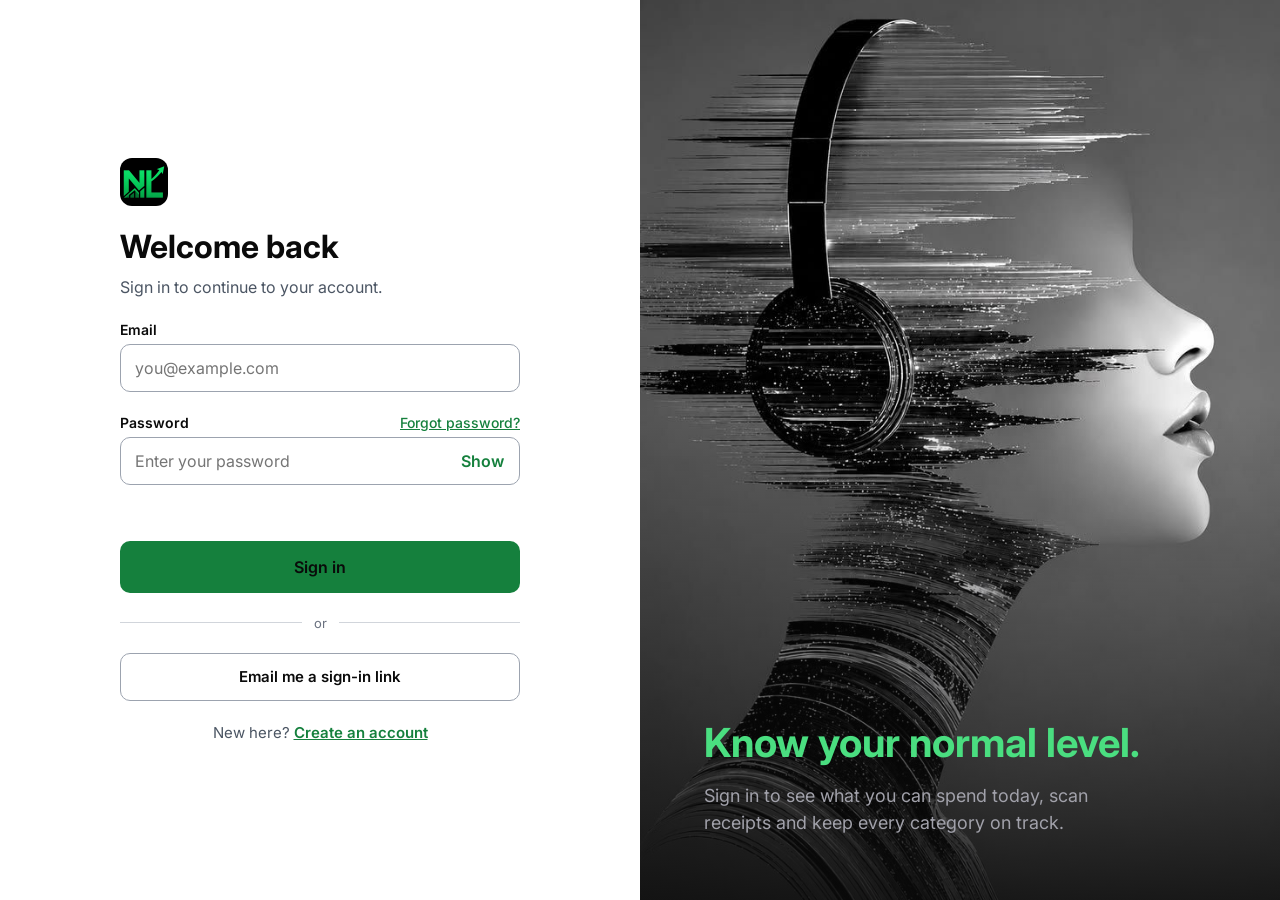
<file: index.html>
<!doctype html>
<html lang="en"><head><meta charset="utf-8"><meta name="viewport" content="width=device-width, initial-scale=1"><link rel="icon" type="image/png" sizes="64x64" href="favicon-64.png"><link rel="apple-touch-icon" href="apple-touch-icon.png"><link rel="manifest" href="manifest.webmanifest"><meta name="theme-color" content="#0A0A0A"><link rel="stylesheet" href="https://fonts.googleapis.com/css2?family=Inter:wght@400;500;600;700&display=swap"><link rel="stylesheet" href="style.css"><script>
window.addEventListener('error',function(e){
 var t=e.target;if(t&&t.src&&t.src.indexOf('/vendor/')>-1)return;
 var m=(t&&t.src)?'Could not load '+t.src.split('/').slice(-2).join('/'):(e.message||'Unknown error');
 var d=document.createElement('div');d.style.cssText='padding:16px;margin:16px;border:2px solid #B91C1C;border-radius:12px;background:#FEF2F2;color:#7F1D1D;font:15px system-ui,sans-serif;position:relative;z-index:99';
 d.textContent='Something went wrong: '+m+'. Check your internet connection and that every file from the zip was uploaded to the same folder.';
 (document.body||document.documentElement).prepend(d);
},true);
</script><title>NL – Normal Level</title></head>
<body>
<div class="app" id="app"><div class="main"><p class="sm">Loading your budget…</p></div></div>
<dialog id="dlg"></dialog><div id="toast"></div>
<script src="vendor/supabase.js"></script><script>window.supabase||document.write('<script src="https://cdn.jsdelivr.net/npm/@supabase/supabase-js@2.45.4/dist/umd/supabase.js"><\/script>')</script><script src="common.js"></script>
<script>
let user=null,cats=[],budgets=[],expenses=[],incomes=[],debts=[],goals=[];
let month=new Date();month.setDate(1);month.setHours(0,0,0,0);
async function load(){
 const from=ymd(month),to=ymd(new Date(month.getFullYear(),month.getMonth()+1,1));
 const r=await Promise.all([
  sb.from('categories').select('*').order('sort_order'),
  sb.from('budgets').select('*').eq('month',from),
  sb.from('expenses').select('*').gte('spent_on',from).lt('spent_on',to).order('spent_on',{ascending:false}).order('created_at',{ascending:false}),
  sb.from('incomes').select('*').gte('received_on',from).lt('received_on',to),
  sb.from('debts').select('*').order('created_at'),
  sb.from('savings_goals').select('*').order('created_at')]);
 const bad=r.find(x=>x.error);if(bad)toast(bad.error.message);
 [cats,budgets,expenses,incomes,debts,goals]=r.map(x=>x.data||[]);
}
const pctOf=(a,b)=>b>0?Math.min(100,Math.round(a/b*100)):0;
function render(){
 const income=sum(incomes);
 const now=new Date(),dim=new Date(month.getFullYear(),month.getMonth()+1,0).getDate();
 const cur=now.getFullYear()===month.getFullYear()&&now.getMonth()===month.getMonth();
 const days=cur?dim-now.getDate()+1:0;
 const budOf=id=>Number(budgets.find(b=>b.category_id===id)?.amount||0);
 const spentOf=id=>sum(expenses.filter(x=>x.category_id===id));
 const live=cats.filter(c=>c.kind==='expense'&&c.name!=='House rent');
 const liveBud=live.reduce((s,c)=>s+budOf(c.id),0),liveSpent=live.reduce((s,c)=>s+spentOf(c.id),0),left=liveBud-liveSpent;
 const planned=cats.reduce((s,c)=>s+budOf(c.id),0),unplanned=income-planned;
 const label=month.toLocaleString('en',{month:'long',year:'numeric'});
 const sub=label+(cur?' · day '+now.getDate()+' of '+dim:'');
 const heroLine=!liveBud?'Set budgets for your everyday categories to see what you can live on.':left<0?'You are '+money(-left)+' over your everyday budget':(days&&left>0?'about '+money(Math.round(left/days))+' a day for '+days+' more day'+(days===1?'':'s'):'left for everyday spending');
 const cards=cats.map(c=>{
  const s=spentOf(c.id),bud=budOf(c.id),st=catStatus(c,s,bud,days);
  return `<article class="cat"><div class="t"><span class="ic">${icon(c.name)}</span><h3>${esc(c.name)}</h3><span class="pill ${st.cls}">${st.pill}</span></div>
  <div class="amt"><b>${money(s)}</b><span>${bud?'of '+money(bud):''}</span></div>
  <div class="track"><i style="width:${st.pct}%;background:${st.bar}"></i></div>
  <div class="foot"><span>${esc(st.foot)}</span><button class="link" onclick="editBudget('${c.id}')">${bud?'Edit':'Set'} budget</button></div></article>`}).join('');
 const debtLi=debts.map(d=>{const left=Math.max(0,d.total_amount-d.paid_amount),p=pctOf(d.paid_amount,d.total_amount);
  return `<li><div class="row" style="font-size:14px"><b>${esc(d.name)}</b><span style="color:#4B5563">${money(left)} left of ${money(d.total_amount)}</span></div><div class="track"><i style="width:${p}%;background:#22C55E"></i></div>
  <div class="row"><span class="sm">${p}% paid off${d.monthly_payment?' · '+money(d.monthly_payment)+' a month':''}</span><span><button class="link" onclick="editDebt('${d.id}')">Edit</button> <button class="link" style="color:#B91C1C" onclick="removeRow('debts','${d.id}')">Remove</button></span></div></li>`}).join('');
 const goalLi=goals.map(g=>{const p=pctOf(g.saved_amount,g.target_amount);
  return `<li><div class="row" style="font-size:14px"><b>${esc(g.name)}</b><span style="color:#4B5563">${money(g.saved_amount)} of ${money(g.target_amount)}</span></div><div class="track"><i style="width:${p}%;background:#22C55E"></i></div>
  <div class="row"><span class="sm">${p}% saved</span><span><button class="link" onclick="editGoal('${g.id}')">Edit</button> <button class="link" style="color:#B91C1C" onclick="removeRow('savings_goals','${g.id}')">Remove</button></span></div></li>`}).join('');
 const act=expenses.slice(0,20).map(x=>`<div class="it"><div><b>${esc(x.description||'Expense')}</b><div class="sm">${esc(cats.find(c=>c.id===x.category_id)?.name||'')} · ${esc(x.spent_on)}${x.source==='receipt'?' · receipt':''}</div></div><b>${money(x.amount)}</b></div>`).join('');
 const nav=[['top','Overview','home'],['spending','Spending','cart'],['budgets','Budgets','bag'],['debts','Debts','card'],['savings','Savings','coin']];
 $('#app').innerHTML=`<aside class="side"><div class="brand"><img src="icon-192.png" alt="NL" width="40" height="40">Normal Level</div>
 <nav class="nav" aria-label="Main">${nav.map((n,i)=>`<a href="#${n[0]}" class="${i===0?'on':''}" data-n="${i}">${icon(n[2])}${n[1]}</a>`).join('')}</nav>
 <nav class="nav foot"><a href="scan.html">${icon('scan')}Scan receipt</a><button onclick="signOut()">${icon('out')}Sign out</button></nav></aside>
 <main class="main" id="top"><header class="head"><div><h1>Monthly plan</h1><p style="margin-top:4px;font-size:15px;color:#4B5563">${esc(sub)}</p></div>
  <div class="acts"><div class="mnav"><button aria-label="Previous month" onclick="shift(-1)">‹</button><button onclick="goNow()">This month</button><button aria-label="Next month" onclick="shift(1)">›</button></div><button class="btn" onclick="addExpense()">+ Add expense</button><button class="btn ghost" onclick="addIncome()">+ Income</button></div></header>
 <section class="sum" aria-label="Summary"><div class="hero"><span class="k">Left to live on this month</span>
  <div style="display:flex;align-items:baseline;gap:12px;flex-wrap:wrap"><span class="big">${liveBud?money(left):'–'}</span><span style="font-size:16px;color:#D4D4D8">${esc(heroLine)}</span></div>
  <div class="bar"><i style="width:${pctOf(liveSpent,liveBud)}%;${left<0?'background:#EF4444':''}"></i></div>
  <div class="row" style="font-size:13px;color:#A1A1AA"><span>Spent ${money(liveSpent)} on everyday spending</span><span>Budget ${money(liveBud)}</span></div></div>
  <div class="card kpi"><span style="font-size:14px;font-weight:500;color:#4B5563">Income this month</span><span class="v">${money(income)}</span><span class="sm">${!income?'Add your income to start planning':unplanned===0?'Every bit of income has a plan':unplanned>0?money(unplanned)+' not planned yet':'Plans are '+money(-unplanned)+' over your income'}</span></div></section>
 <section class="sec" id="budgets"><h2>Where your money goes</h2><div class="cats">${cards}</div></section>
 <section class="two"><div class="card sec" id="debts"><div class="row" style="margin-bottom:16px"><h2 style="margin:0">Debts</h2><button class="link" onclick="editDebt()">+ Add debt</button></div><ul class="pl">${debtLi||'<li class="sm">No debts added yet.</li>'}</ul></div>
  <div class="card sec" id="savings"><div class="row" style="margin-bottom:16px"><h2 style="margin:0">Savings goals</h2><button class="link" onclick="editGoal()">+ Add goal</button></div><ul class="pl">${goalLi||'<li class="sm">No savings goals yet.</li>'}</ul></div></section>
 <section class="card sec act" id="spending"><h2>Recent spending</h2>${act||'<span class="sm">Nothing yet. Add an expense or scan a receipt.</span>'}</section></main>
 <nav class="tabbar" aria-label="Main"><a href="#top" class="on">${icon('home',22,'currentColor')}Overview</a><a href="scan.html">${icon('scan',22,'currentColor')}Scan</a><a href="#spending">${icon('list',22,'currentColor')}Spending</a><button onclick="signOut()">${icon('out',22,'currentColor')}Sign out</button></nav>`;
 document.querySelectorAll('.nav a[data-n]').forEach(a=>a.onclick=()=>{document.querySelectorAll('.nav a[data-n]').forEach(x=>x.classList.remove('on'));a.classList.add('on')});
}
async function refresh(){await load();render()}
function shift(n){month=new Date(month.getFullYear(),month.getMonth()+n,1);refresh()}
function goNow(){month=new Date();month.setDate(1);month.setHours(0,0,0,0);refresh()}
function addExpense(){
 modal('Add expense',`<div class="f"><label>Amount (E)</label><input name="amount" type="number" step="0.01" min="0.01" required inputmode="decimal"></div>
 <div class="f"><label>Category</label><select name="cat">${catOpts(cats)}</select></div><div class="f"><label>What was it?</label><input name="desc" placeholder="Optional"></div>
 <div class="f"><label>Date</label><input name="date" type="date" value="${ymd(new Date())}" required></div>`,
 async f=>{const r=await sb.from('expenses').insert({category_id:f.get('cat'),amount:+f.get('amount'),description:f.get('desc')||null,spent_on:f.get('date')});if(r.error)throw r.error;await refresh()});
}
function addIncome(){
 modal('Add income',`<div class="f"><label>Amount (E)</label><input name="amount" type="number" step="0.01" min="0.01" required inputmode="decimal"></div>
 <div class="f"><label>Source</label><input name="src" value="Salary" required></div><div class="f"><label>Date</label><input name="date" type="date" value="${ymd(new Date())}" required></div>`,
 async f=>{const r=await sb.from('incomes').insert({source:f.get('src'),amount:+f.get('amount'),received_on:f.get('date')});if(r.error)throw r.error;await refresh()});
}
function editBudget(id){
 const c=cats.find(x=>x.id===id),b=budgets.find(x=>x.category_id===id);
 modal(c.name+' budget',`<div class="f"><label>Amount for ${esc(month.toLocaleString('en',{month:'long'}))} (E)</label><input name="amount" type="number" step="0.01" min="0" required value="${b?b.amount:''}" inputmode="decimal"></div>`,
 async f=>{const r=await sb.from('budgets').upsert({category_id:id,month:ymd(month),amount:+f.get('amount')},{onConflict:'category_id,month'});if(r.error)throw r.error;await refresh()});
}
function editDebt(id){
 const d=debts.find(x=>x.id===id)||{};
 modal(id?'Edit debt':'Add debt',`<div class="f"><label>Name</label><input name="name" required value="${esc(d.name||'')}" placeholder="e.g. Phone loan"></div>
 <div class="f"><label>Total owed at the start (E)</label><input name="total" type="number" step="0.01" min="0.01" required value="${d.total_amount??''}" inputmode="decimal"></div>
 <div class="f"><label>Paid off so far (E)</label><input name="paid" type="number" step="0.01" min="0" value="${d.paid_amount??0}" inputmode="decimal"></div>
 <div class="f"><label>Monthly payment (E, optional)</label><input name="mp" type="number" step="0.01" min="0" value="${d.monthly_payment??''}" inputmode="decimal"></div>`,
 async f=>{const row={name:f.get('name'),total_amount:+f.get('total'),paid_amount:+f.get('paid')||0,monthly_payment:f.get('mp')===''?null:+f.get('mp')};
  const r=id?await sb.from('debts').update(row).eq('id',id):await sb.from('debts').insert(row);if(r.error)throw r.error;await refresh()});
}
function editGoal(id){
 const g=goals.find(x=>x.id===id)||{};
 modal(id?'Edit goal':'Add savings goal',`<div class="f"><label>Name</label><input name="name" required value="${esc(g.name||'')}" placeholder="e.g. Emergency fund"></div>
 <div class="f"><label>Target (E)</label><input name="target" type="number" step="0.01" min="0.01" required value="${g.target_amount??''}" inputmode="decimal"></div>
 <div class="f"><label>Saved so far (E)</label><input name="saved" type="number" step="0.01" min="0" value="${g.saved_amount??0}" inputmode="decimal"></div>`,
 async f=>{const row={name:f.get('name'),target_amount:+f.get('target'),saved_amount:+f.get('saved')||0};
  const r=id?await sb.from('savings_goals').update(row).eq('id',id):await sb.from('savings_goals').insert(row);if(r.error)throw r.error;await refresh()});
}
async function removeRow(table,id){if(!confirm('Remove this?'))return;const r=await sb.from(table).delete().eq('id',id);if(r.error)return toast(r.error.message);await refresh()}
(async()=>{user=await requireUser();if(!user)return;await refresh();if(location.hash==='#add'){history.replaceState(null,'',location.pathname);addExpense()}})();
</script></body></html>
</file>
<file: style.css>
:root{--ink:#0A0A0A;--g:#22C55E;--gd:#15803D;--bg:#F4F5F4;--line:#E4E7E4;--mut:#4B5563}
*{box-sizing:border-box}html{scroll-behavior:smooth}
body{margin:0;font-family:Inter,system-ui,-apple-system,"Segoe UI",sans-serif;background:var(--bg);color:var(--ink)}
button,input,select{font:inherit}button{cursor:pointer}a{color:var(--gd)}h1,h2,h3,p{margin:0}
input,select{width:100%;height:48px;padding:0 14px;font-size:16px;border:1.5px solid #9CA3AF;border-radius:10px;background:#fff;color:var(--ink)}
input:focus,select:focus,button:focus-visible,a:focus-visible{outline:3px solid #86EFAC;outline-offset:2px;border-color:#16A34A}
label{display:block;font-size:14px;font-weight:600;margin:0 0 6px}
.sm{font-size:13px;color:var(--mut)}.err{color:#B91C1C;font-size:14px;min-height:20px}
.btn{display:inline-flex;align-items:center;justify-content:center;height:44px;padding:0 18px;border:0;border-radius:10px;background:var(--g);color:var(--ink);font-size:14px;font-weight:600;text-decoration:none}
.btn.ghost{background:#fff;border:1.5px solid #9CA3AF}
.btn.lg{height:52px;font-size:16px;width:100%}.btn.dk{background:#15803D}
.link{border:0;background:none;color:var(--gd);font-weight:600;padding:6px 0;font-size:14px}
.row{display:flex;gap:8px;justify-content:space-between;align-items:center}
dialog{border:0;border-radius:18px;padding:22px;width:min(520px,94vw);max-height:90vh}dialog::backdrop{background:rgba(0,0,0,.6)}
dialog h2{margin-bottom:12px;font-size:20px}dialog .f{margin-bottom:14px}
#toast{position:fixed;left:50%;bottom:90px;transform:translateX(-50%);background:var(--ink);color:#4ADE80;padding:12px 18px;border-radius:12px;font-weight:600;display:none;z-index:50}
.pill{font-size:12px;font-weight:600;padding:4px 10px;border-radius:99px;white-space:nowrap}
.pill.ok{background:#DCFCE7;color:#15803D}.pill.warn{background:#FEF3C7;color:#92400E}.pill.bad{background:#FEE2E2;color:#B91C1C}.pill.mut{background:#F4F4F5;color:#52525B}
.track{height:10px;border-radius:99px;background:#E5E7EB;overflow:hidden}.track i{display:block;height:100%;border-radius:99px}
/* login */
.split{display:flex;min-height:100vh;background:#fff}
.split main{flex:1 1 50%;display:flex;align-items:center;justify-content:center;padding:48px 24px}
.split aside{flex:1 1 50%;background:linear-gradient(to top,rgba(10,10,10,.88),rgba(10,10,10,0) 55%),url(login-art.jpg) center/cover no-repeat #0A0A0A;color:#fff;display:flex;flex-direction:column;justify-content:flex-end;padding:64px}
.auth{width:100%;max-width:400px;display:flex;flex-direction:column;gap:22px}
.auth h1{font-size:32px;line-height:1.2}.auth .field{display:flex;flex-direction:column}
.pwwrap{position:relative}.pwwrap input{padding-right:70px}
.pwwrap button{position:absolute;right:6px;top:6px;height:36px;padding:0 10px;border:0;background:transparent;font-weight:600;color:var(--gd);border-radius:8px}
.or{display:flex;align-items:center;gap:12px;color:#6B7280;font-size:13px}.or:before,.or:after{content:"";flex:1;height:1px;background:#D1D5DB}
@media(max-width:900px){.split aside{display:none}.split main{align-items:flex-start;padding-top:56px}}
/* dashboard */
.app{display:flex;min-height:100vh}
.side{flex:0 0 240px;background:var(--ink);padding:28px 16px;display:flex;flex-direction:column;gap:32px;position:sticky;top:0;height:100vh}
.brand{display:flex;align-items:center;gap:10px;padding:0 8px;color:#fff;font-weight:700;font-size:18px}
.brand img{border-radius:10px;display:block}
.nav{display:flex;flex-direction:column;gap:4px}
.nav a,.nav button{display:flex;align-items:center;gap:12px;height:44px;padding:0 12px;border-radius:10px;text-decoration:none;font-size:15px;font-weight:500;color:#D4D4D8;background:transparent;border:0;width:100%;text-align:left}
.nav a.on{background:var(--g);color:var(--ink)}.nav a.on svg{stroke:var(--ink)}.nav svg{stroke:#A1A1AA}
.side .foot{margin-top:auto}
.main{flex:1;min-width:0;padding:32px 40px;max-width:1200px;display:flex;flex-direction:column;gap:28px}
.head{display:flex;flex-wrap:wrap;gap:16px;align-items:center;justify-content:space-between}
.head h1{font-size:30px}.head .acts{display:flex;gap:10px;flex-wrap:wrap}
.mnav{display:flex;gap:6px}.mnav button{height:44px;min-width:44px;padding:0 14px;border:1.5px solid #9CA3AF;border-radius:10px;background:#fff;font-weight:600}
.sum{display:grid;grid-template-columns:repeat(auto-fit,minmax(280px,1fr));gap:20px}
.hero{background:var(--ink);color:#fff;border-radius:16px;padding:28px;display:flex;flex-direction:column;gap:14px;grid-column:span 2;min-width:0}
.hero .k{font-size:14px;font-weight:500;color:#A1A1AA}.hero .big{font-size:56px;font-weight:700;color:#4ADE80;line-height:1}
.hero .bar{height:12px;border-radius:99px;background:#27272A;overflow:hidden}.hero .bar i{display:block;height:100%;background:var(--g)}
.card{background:#fff;border:1px solid var(--line);border-radius:16px;padding:24px}
.kpi{display:flex;flex-direction:column;gap:8px}.kpi .v{font-size:32px;font-weight:700}
.sec h2{font-size:18px;font-weight:600;margin-bottom:16px}
.cats{display:grid;grid-template-columns:repeat(auto-fit,minmax(260px,1fr));gap:20px}
.cat{background:#fff;border:1px solid var(--line);border-radius:16px;padding:20px;display:flex;flex-direction:column;gap:14px}
.cat .t{display:flex;align-items:center;gap:12px}.cat h3{font-size:16px;font-weight:600;flex:1}
.ic{width:40px;height:40px;border-radius:10px;background:#F0F2F0;display:flex;align-items:center;justify-content:center;flex:none}
.cat .amt{display:flex;align-items:baseline;gap:6px}.cat .amt b{font-size:28px}.cat .amt span{font-size:14px;color:var(--mut)}
.cat .foot{display:flex;justify-content:space-between;align-items:center;gap:8px;font-size:13px;color:var(--mut)}
.two{display:grid;grid-template-columns:repeat(auto-fit,minmax(320px,1fr));gap:20px}
.pl{list-style:none;margin:0;padding:0;display:flex;flex-direction:column;gap:20px}
.pl li{display:flex;flex-direction:column;gap:8px}.pl .track{height:8px}
.act .it{display:flex;justify-content:space-between;gap:12px;padding:12px 0;border-top:1px solid var(--line)}.act .it:first-child{border-top:0}
.tabbar{display:none}
@media(max-width:860px){
 .side{display:none}.main{padding:20px 16px 96px}.head h1{font-size:24px}.hero{grid-column:span 1;padding:20px}.hero .big{font-size:44px}
 .tabbar{display:flex;position:fixed;left:0;right:0;bottom:0;height:64px;background:var(--ink);justify-content:space-around;align-items:center;z-index:20}
 .tabbar a,.tabbar button{color:#A1A1AA;font-size:12px;text-decoration:none;background:none;border:0;display:flex;flex-direction:column;align-items:center;gap:2px;padding:6px 10px}
 .tabbar .on{color:#4ADE80;font-weight:600}
}
/* scan */
body.dark{background:var(--ink)}
.cam{position:fixed;inset:0;background:var(--ink);overflow:hidden;color:#fff}
.cam video{position:absolute;inset:0;width:100%;height:100%;object-fit:cover}
.br{position:absolute;width:34px;height:34px;border:4px solid var(--g)}
.br.tl{left:12%;top:20%;border-right:0;border-bottom:0;border-radius:10px 0 0 0}.br.tr{right:12%;top:20%;border-left:0;border-bottom:0;border-radius:0 10px 0 0}
.br.bl{left:12%;bottom:24%;border-right:0;border-top:0;border-radius:0 0 0 10px}.br.brr{right:12%;bottom:24%;border-left:0;border-top:0;border-radius:0 0 10px 0}
.camtop{position:absolute;top:0;left:0;right:0;padding:calc(env(safe-area-inset-top,0px) + 20px) 20px 0;display:flex;align-items:center;justify-content:space-between;font-weight:600;font-size:17px}
.rb{width:44px;height:44px;border:0;border-radius:99px;background:rgba(0,0,0,.55);color:#fff;font-size:20px;display:flex;align-items:center;justify-content:center;text-decoration:none}
.chipwrap{position:absolute;top:calc(env(safe-area-inset-top,0px) + 84px);left:0;right:0;display:flex;justify-content:center;padding:0 20px}
.chip{background:var(--g);color:var(--ink);font-size:14px;font-weight:600;border-radius:99px;padding:8px 16px;text-align:center}
.camfoot{position:absolute;left:0;right:0;bottom:0;height:132px;background:var(--ink);display:flex;align-items:center;justify-content:space-around;padding-bottom:12px}
.sq{min-width:64px;height:48px;padding:0 10px;border:1.5px solid #52525B;border-radius:12px;color:#fff;font-size:13px;font-weight:600;display:flex;align-items:center;justify-content:center;text-decoration:none;cursor:pointer}
.shutter{width:80px;height:80px;border-radius:99px;border:4px solid #fff;background:transparent;padding:0;display:flex;align-items:center;justify-content:center}.shutter i{width:60px;height:60px;border-radius:99px;background:var(--g)}.shutter:disabled{opacity:.4}
.reading{position:absolute;inset:0;background:rgba(10,10,10,.92);display:flex;flex-direction:column;align-items:center;justify-content:center;gap:10px}.reading b{color:#4ADE80;font-size:32px}
.page{max-width:480px;margin:0 auto;padding:calc(env(safe-area-inset-top,0px) + 20px) 20px 140px;display:flex;flex-direction:column;gap:14px}
.ph{display:flex;align-items:center;justify-content:space-between}.ph .back{width:44px;height:44px;border:1px solid #D4D4D8;border-radius:12px;background:#fff;font-size:20px;display:flex;align-items:center;justify-content:center;text-decoration:none;color:var(--ink)}
.rhero{background:var(--ink);color:#fff;border-radius:18px;padding:16px 20px;display:flex;justify-content:space-between;align-items:center}
.rhero .t{font-size:34px;font-weight:700;color:#4ADE80;letter-spacing:-1px}
.ritem{display:flex;align-items:center;gap:8px;background:#fff;border:1px solid var(--line);border-radius:14px;padding:6px 10px;min-height:56px}
.ritem.chk{border:1.5px solid #D97706;background:#FFFBEB}
.ritem input{border:0;background:transparent;height:40px;padding:0 4px;border-radius:8px;min-width:0}
.ritem .n{flex:1}.ritem .a{width:84px;text-align:right;font-weight:600}
.ritem select{width:auto;max-width:128px;height:32px;padding:0 10px;border:0;border-radius:99px;background:var(--ink);color:#4ADE80;font-size:12px;font-weight:600}
.bar-fixed{position:fixed;left:0;right:0;bottom:0;background:#fff;border-top:1px solid var(--line);padding:14px 20px calc(env(safe-area-inset-bottom,0px) + 20px)}
.bar-fixed>div{max-width:480px;margin:0 auto}
.chips{display:flex;flex-wrap:wrap;gap:8px;font-size:12px;color:#3F3F46}.chips span{background:#E4E4E7;border-radius:99px;padding:5px 10px}
.sv{background:#fff;border:1px solid var(--line);border-radius:14px;padding:14px 16px;display:flex;flex-direction:column;gap:8px}.sv .track{height:8px}
</file>
